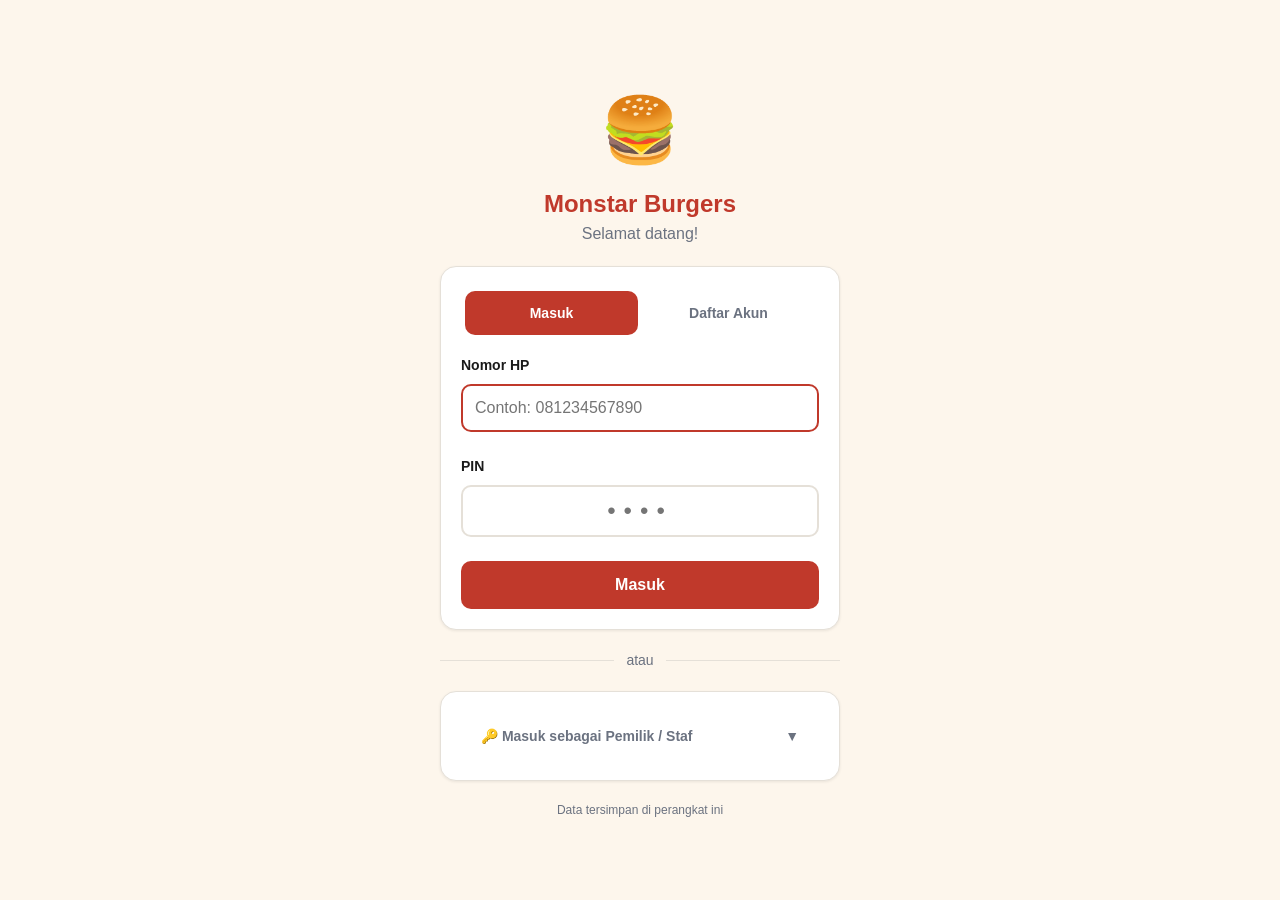
<file: index.html>
﻿<!DOCTYPE html>
<html lang="id">
<head>
  <meta charset="UTF-8" />
  <meta name="viewport" content="width=device-width, initial-scale=1.0" />
  <meta name="theme-color" content="#C0392B" />
  <meta name="description" content="Monstar Burgers — Sistem kasir dan manajemen pesanan" />
  <title>Monstar Burgers</title>
  <link rel="manifest" href="manifest.json" />
  <link rel="stylesheet" href="css/style.css?v=1795016078" />
</head>
<body>

  <!-- ═══════════════════════════════════════════════════════════
       HALAMAN LOGIN
  ════════════════════════════════════════════════════════════ -->
  <section data-page="login" class="page page--login" aria-label="Halaman Login">
    <div class="login-wrap">

      <!-- Brand -->
      <div class="login-brand">
        <div class="login-logo">🍔</div>
        <h1 class="login-title">Monstar Burgers</h1>
        <p class="login-subtitle">Selamat datang!</p>
      </div>

      <!-- ── KARTU UTAMA: Tab Masuk / Daftar (untuk pelanggan) ── -->
      <div class="login-card card">

        <!-- Tab switcher -->
        <div class="login-mode-tabs">
          <button class="login-mode-tab login-mode-tab--active" data-mode="login" id="tabLoginBtn">
            Masuk
          </button>
          <button class="login-mode-tab" data-mode="register" id="tabRegisterBtn">
            Daftar Akun
          </button>
        </div>

        <!-- Form Masuk Pelanggan -->
        <div id="custLoginForm">
          <div class="login-customer-form" style="margin-top:16px;">
            <div class="form-group">
              <label for="loginCustHp" class="form-label">Nomor HP</label>
              <input type="tel" id="loginCustHp" class="form-input"
                inputmode="numeric" placeholder="Contoh: 081234567890"
                maxlength="15" autocomplete="tel" />
            </div>
            <div class="form-group mt-3">
              <label for="loginCustPin" class="form-label">PIN</label>
              <input type="password" id="loginCustPin" class="form-input form-input--pin"
                inputmode="numeric" maxlength="6" placeholder="••••"
                autocomplete="current-password" />
            </div>
            <p class="form-error" id="loginCustError" role="alert" aria-live="polite" hidden></p>
            <button type="button" class="btn btn--primary btn--full mt-3" id="loginCustSubmitBtn">
              Masuk
            </button>
          </div>
        </div>

        <!-- Form Daftar Akun Customer -->
        <div id="custRegisterForm" hidden>
          <div class="login-customer-form" style="margin-top:16px;">
            <div class="form-group">
              <label for="regNama" class="form-label">Nama Lengkap</label>
              <input type="text" id="regNama" class="form-input"
                placeholder="Contoh: Budi Santoso" maxlength="60" autocomplete="name" />
            </div>
            <div class="form-group mt-3">
              <label for="regHp" class="form-label">Nomor HP</label>
              <input type="tel" id="regHp" class="form-input"
                inputmode="numeric" placeholder="Contoh: 081234567890"
                maxlength="15" autocomplete="tel" />
            </div>
            <div class="form-group mt-3">
              <label for="regPin" class="form-label">Buat PIN <span class="form-hint">(4–6 digit angka)</span></label>
              <input type="password" id="regPin" class="form-input form-input--pin"
                inputmode="numeric" maxlength="6" placeholder="••••"
                autocomplete="new-password" />
            </div>
            <div class="form-group mt-3">
              <label for="regPinConfirm" class="form-label">Ulangi PIN</label>
              <input type="password" id="regPinConfirm" class="form-input form-input--pin"
                inputmode="numeric" maxlength="6" placeholder="••••"
                autocomplete="new-password" />
            </div>
            <p class="form-error" id="registerError" role="alert" aria-live="polite" hidden></p>
            <button type="button" class="btn btn--primary btn--full mt-3" id="registerSubmitBtn">
              Buat Akun
            </button>
          </div>
        </div>

      </div><!-- /login-card -->

      <!-- ── Pemisah ── -->
      <div class="login-divider">
        <span>atau</span>
      </div>

      <!-- ── Masuk sebagai Pemilik / Staf ── -->
      <div class="login-card card" id="ownerLoginCard">
        <button type="button" class="login-owner-toggle" id="ownerToggleBtn">
          <span>🔑 Masuk sebagai Pemilik / Staf</span>
          <span id="ownerChevron">▼</span>
        </button>

        <!-- Panel owner (tersembunyi by default, expand saat klik) -->
        <div id="ownerPanel" hidden>
          <!-- Pilih user owner -->
          <div id="loginUserBtns" style="display:flex;flex-direction:column;gap:10px;padding:0 16px 16px;"></div>

          <!-- PIN input setelah pilih user owner -->
          <div class="login-pin-wrap" id="loginPinSection" hidden style="padding:0 16px 16px;">
            <label for="loginPinInput" class="form-label">PIN untuk <span id="loginSelectedName"></span></label>
            <input type="password" id="loginPinInput" class="form-input form-input--pin"
              inputmode="numeric" maxlength="6" autocomplete="current-password"
              placeholder="••••" aria-describedby="loginPinError" />
            <p class="form-error" id="loginPinError" role="alert" aria-live="polite" hidden></p>
            <button type="button" class="btn btn--primary btn--full mt-3" id="loginSubmitBtn">
              Masuk
            </button>
            <button type="button" class="btn btn--ghost btn--full mt-2" id="loginBackBtn">
              ← Ganti Pengguna
            </button>
          </div>
        </div>
      </div>

      <p class="login-footer">Data tersimpan di perangkat ini</p>

    </div>
  </section>

  <!-- ═══════════════════════════════════════════════════════════
       WRAPPER APP (muncul setelah login)
  ════════════════════════════════════════════════════════════ -->
  <div id="appShell" hidden>

    <!-- Header -->
    <header class="app-header" role="banner">
      <div class="app-header__left">
        <span class="app-header__logo" aria-hidden="true">🍔</span>
        <span class="app-header__brand">Monstar Burgers</span>
      </div>
      <div class="app-header__right">
        <span class="app-header__user" id="headerUsername" aria-label="Pengguna aktif"></span>
        <button type="button" class="btn btn--ghost btn--sm" id="logoutBtn" aria-label="Keluar">
          Keluar
        </button>
      </div>
    </header>

    <!-- Sidebar (desktop) — owner only, disembunyikan untuk customer via JS -->
    <nav class="sidebar" id="sidebarNav" aria-label="Navigasi utama">
      <ul class="sidebar__nav">
        <li class="nav-owner-only"><button class="sidebar__item" data-nav="kasir" aria-current="false">
          <span class="nav-icon" aria-hidden="true">🧾</span>
          <span class="nav-label">Pesan</span>
        </button></li>
        <li class="nav-owner-only"><button class="sidebar__item" data-nav="antrean" aria-current="false">
          <span class="nav-icon" aria-hidden="true">📋</span>
          <span class="nav-label">Antrean</span>
        </button></li>
        <li class="nav-owner-only"><button class="sidebar__item" data-nav="pembayaran" aria-current="false">
          <span class="nav-icon" aria-hidden="true">💳</span>
          <span class="nav-label">Bayar</span>
        </button></li>
        <li class="nav-owner-only"><button class="sidebar__item" data-nav="laporan" aria-current="false">
          <span class="nav-icon" aria-hidden="true">📊</span>
          <span class="nav-label">Laporan</span>
        </button></li>
        <li class="nav-owner-only"><button class="sidebar__item" data-nav="menu" aria-current="false">
          <span class="nav-icon" aria-hidden="true">🍔</span>
          <span class="nav-label">Menu</span>
        </button></li>
        <!-- Customer only -->
        <li class="nav-customer-only" hidden><button class="sidebar__item" data-nav="customer-pesan" aria-current="false">
          <span class="nav-icon" aria-hidden="true">🧾</span>
          <span class="nav-label">Pesan</span>
        </button></li>
        <li class="nav-customer-only" hidden><button class="sidebar__item" data-nav="customer-status" aria-current="false">
          <span class="nav-icon" aria-hidden="true">📋</span>
          <span class="nav-label">Pesanan Saya</span>
        </button></li>
      </ul>
    </nav>

    <!-- Main content area -->
    <main class="app-main" id="appMain" role="main">

      <!-- ─── HALAMAN KASIR (owner) ──────────────────────────── -->
      <section data-page="kasir" class="page" aria-label="Input Pesanan">
        <div class="kasir-layout">
          <div class="kasir-menu" id="kasirMenuPanel">
            <div class="kasir-menu__header">
              <h2 class="page-title">Menu</h2>
              <div class="category-chips" id="categoryChips" role="group" aria-label="Filter kategori">
                <button class="chip chip--active" data-cat="Semua">Semua</button>
                <button class="chip" data-cat="Burger & Sandwich">🍔 Burger</button>
                <button class="chip" data-cat="Kentang Goreng">🍟 Kentang</button>
              </div>
            </div>
            <div class="menu-grid" id="menuGrid" role="list" aria-label="Daftar menu"></div>
          </div>

          <div class="kasir-cart" id="kasirCartPanel">
            <div class="kasir-cart__header">
              <h2 class="page-title">Keranjang</h2>
              <span class="cart-count badge badge--primary" id="cartBadge" aria-live="polite" hidden>0</span>
            </div>
            <div class="cart-items" id="cartItems" aria-live="polite" aria-label="Item keranjang">
              <div class="empty-state" id="cartEmpty">
                <span class="empty-state__icon" aria-hidden="true">🛒</span>
                <p>Keranjang kosong.<br>Pilih menu di sebelah.</p>
              </div>
            </div>
            <div class="cart-total" id="cartTotal" hidden>
              <span>Total</span>
              <span class="cart-total__amount" id="cartTotalAmount">Rp0</span>
            </div>
            <form class="order-form" id="orderForm" novalidate>
              <fieldset class="form-fieldset">
                <legend class="form-legend">Saluran Pesanan</legend>
                <div class="radio-group">
                  <label class="radio-label">
                    <input type="radio" name="saluran" value="Langsung" required />
                    <span>Langsung</span>
                  </label>
                  <label class="radio-label">
                    <input type="radio" name="saluran" value="WhatsApp" />
                    <span>📱 WhatsApp</span>
                  </label>
                </div>
              </fieldset>
              <div class="form-group">
                <label for="namaPelanggan" class="form-label">Nama Pelanggan <span class="form-hint">(opsional)</span></label>
                <input type="text" id="namaPelanggan" name="namaPelanggan"
                  class="form-input" maxlength="50" placeholder="Contoh: Budi" autocomplete="off" />
              </div>
              <div class="form-group">
                <label for="catatanPesanan" class="form-label">Catatan <span class="form-hint">(opsional)</span></label>
                <textarea id="catatanPesanan" name="catatan" class="form-input form-input--textarea"
                  maxlength="200" rows="2" placeholder="Contoh: tanpa bawang, extra pedas"></textarea>
              </div>
              <fieldset class="form-fieldset">
                <legend class="form-legend">Metode Pembayaran</legend>
                <div class="radio-group">
                  <label class="radio-label">
                    <input type="radio" name="metodeBayar" value="Tunai" required />
                    <span>💵 Tunai</span>
                  </label>
                  <label class="radio-label">
                    <input type="radio" name="metodeBayar" value="QRIS" />
                    <span>📲 QRIS</span>
                  </label>
                </div>
              </fieldset>
              <p class="form-error" id="orderFormError" role="alert" aria-live="polite" hidden></p>
              <button type="submit" class="btn btn--primary btn--full btn--lg mt-3" id="createOrderBtn">
                🧾 Buat Pesanan
              </button>
            </form>
          </div>
        </div>
      </section>

      <!-- ─── HALAMAN ANTREAN (owner) ───────────────────────── -->
      <section data-page="antrean" class="page" aria-label="Papan Antrean">
        <div class="page-header">
          <h2 class="page-title">Papan Antrean</h2>
          <span class="queue-count" id="queueCount" aria-live="polite"></span>
        </div>
        <div class="queue-board" id="queueBoard" aria-live="polite" aria-label="Daftar pesanan aktif"></div>
      </section>

      <!-- ─── HALAMAN PEMBAYARAN (owner) ────────────────────── -->
      <section data-page="pembayaran" class="page" aria-label="Manajemen Pembayaran">
        <div class="page-header">
          <h2 class="page-title">Pembayaran</h2>
        </div>
        <div class="payment-tabs" role="tablist" aria-label="Tab pembayaran">
          <button class="tab tab--active" role="tab" aria-selected="true" data-tab="unpaid" id="tab-unpaid">
            Belum Lunas
            <span class="tab-badge" id="unpaidCount" aria-live="polite"></span>
          </button>
          <button class="tab" role="tab" aria-selected="false" data-tab="all" id="tab-all">
            Semua
          </button>
        </div>
        <div class="payment-list" id="paymentList" aria-live="polite"></div>
      </section>

      <!-- ─── HALAMAN LAPORAN (owner) ───────────────────────── -->
      <section data-page="laporan" class="page" aria-label="Laporan dan Riwayat">
        <div class="page-header">
          <h2 class="page-title">Laporan & Riwayat</h2>
          <div class="filter-group" role="group" aria-label="Filter waktu">
            <button class="chip chip--active" data-filter="today" id="filterToday">Hari Ini</button>
            <button class="chip" data-filter="all" id="filterAll">Semua</button>
          </div>
        </div>
        <div class="report-summary" id="reportSummary"></div>
        <div class="report-table-wrap">
          <table class="report-table" id="reportTable" aria-label="Riwayat transaksi">
            <thead>
              <tr>
                <th scope="col">No. Pesanan</th>
                <th scope="col">Waktu</th>
                <th scope="col">Pelanggan</th>
                <th scope="col">Total</th>
                <th scope="col">Metode</th>
                <th scope="col">Pengerjaan</th>
                <th scope="col">Pembayaran</th>
              </tr>
            </thead>
            <tbody id="reportTableBody"></tbody>
          </table>
        </div>
      </section>

      <!-- ─── HALAMAN MENU (owner) ──────────────────────────── -->
      <section data-page="menu" class="page" aria-label="Kelola Menu">
        <div class="page-header">
          <h2 class="page-title">Kelola Menu</h2>
          <button type="button" class="btn btn--primary btn--sm" id="addMenuBtn">+ Tambah Menu</button>
        </div>
        <div class="menu-manage-list" id="menuManageList" aria-label="Daftar item menu"></div>
      </section>

      <!-- ─── HALAMAN PESAN (customer) ──────────────────────── -->
      <section data-page="customer-pesan" class="page" aria-label="Pesan Menu">
        <div class="kasir-layout">
          <!-- Panel Menu Customer -->
          <div class="kasir-menu" id="custMenuPanel">
            <div class="kasir-menu__header">
              <h2 class="page-title">Menu</h2>
              <div class="category-chips" id="custCategoryChips" role="group" aria-label="Filter kategori">
                <button class="chip chip--active" data-custcat="Semua">Semua</button>
                <button class="chip" data-custcat="Burger & Sandwich">🍔 Burger</button>
                <button class="chip" data-custcat="Kentang Goreng">🍟 Kentang</button>
              </div>
            </div>
            <div class="menu-grid" id="custMenuGrid" role="list" aria-label="Daftar menu"></div>
          </div>

          <!-- Panel Keranjang Customer -->
          <div class="kasir-cart" id="custCartPanel">
            <div class="kasir-cart__header">
              <h2 class="page-title">Keranjang</h2>
              <span class="cart-count badge badge--primary" id="custCartBadge" aria-live="polite" hidden>0</span>
            </div>
            <div class="cart-items" id="custCartItems" aria-live="polite" aria-label="Item keranjang">
              <div class="empty-state">
                <span class="empty-state__icon" aria-hidden="true">🛒</span>
                <p>Keranjang kosong.<br>Pilih menu di sebelah.</p>
              </div>
            </div>
            <div class="cart-total" id="custCartTotal" hidden>
              <span>Total</span>
              <span class="cart-total__amount" id="custCartTotalAmount">Rp0</span>
            </div>
            <form class="order-form" id="custOrderForm" novalidate>
              <div class="form-group">
                <label for="custCatatan" class="form-label">Catatan <span class="form-hint">(opsional)</span></label>
                <textarea id="custCatatan" class="form-input form-input--textarea"
                  maxlength="200" rows="2" placeholder="Contoh: tanpa bawang, extra pedas"></textarea>
              </div>
              <!-- Info QRIS -->
              <div class="cust-payment-info">
                <span>📲</span>
                <div>
                  <div style="font-weight:700;">Pembayaran QRIS</div>
                  <div style="font-size:13px;color:var(--color-text-muted);">Konfirmasi oleh kasir setelah transfer</div>
                </div>
              </div>
              <p class="form-error" id="custOrderError" role="alert" aria-live="polite" hidden></p>
              <button type="submit" class="btn btn--primary btn--full btn--lg mt-3" id="custCreateOrderBtn">
                🧾 Pesan Sekarang
              </button>
            </form>
          </div>
        </div>
      </section>

      <!-- ─── HALAMAN STATUS PESANAN (customer) ─────────────── -->
      <section data-page="customer-status" class="page" aria-label="Status Pesanan Saya">
        <div class="page-header">
          <h2 class="page-title">Pesanan Saya</h2>
          <button type="button" class="btn btn--ghost btn--sm" id="refreshStatusBtn"
            aria-label="Refresh status">🔄 Refresh</button>
        </div>
        <div id="custOrderCards" aria-live="polite" style="padding:0 16px 32px;display:flex;flex-direction:column;gap:16px;">
          <!-- Render via JS -->
        </div>
      </section>

    </main>

    <!-- Bottom Tab Bar (mobile) — konten dikontrol JS berdasarkan peran -->
    <nav class="bottom-nav" id="bottomNav" aria-label="Navigasi bawah">
      <!-- Owner tabs -->
      <button class="bottom-nav__item nav-owner-only" data-nav="kasir" aria-current="false">
        <span class="nav-icon" aria-hidden="true">🧾</span>
        <span class="nav-label">Pesan</span>
      </button>
      <button class="bottom-nav__item nav-owner-only" data-nav="antrean" aria-current="false">
        <span class="nav-icon" aria-hidden="true">📋</span>
        <span class="nav-label">Antrean</span>
      </button>
      <button class="bottom-nav__item nav-owner-only" data-nav="pembayaran" aria-current="false">
        <span class="nav-icon" aria-hidden="true">💳</span>
        <span class="nav-label">Bayar</span>
      </button>
      <button class="bottom-nav__item nav-owner-only" data-nav="laporan" aria-current="false">
        <span class="nav-icon" aria-hidden="true">📊</span>
        <span class="nav-label">Laporan</span>
      </button>
      <button class="bottom-nav__item nav-owner-only" data-nav="menu" aria-current="false">
        <span class="nav-icon" aria-hidden="true">🍔</span>
        <span class="nav-label">Menu</span>
      </button>
      <!-- Customer tabs (hidden by default, shown via JS) -->
      <button class="bottom-nav__item nav-customer-only" data-nav="customer-pesan" aria-current="false" hidden>
        <span class="nav-icon" aria-hidden="true">🧾</span>
        <span class="nav-label">Pesan</span>
      </button>
      <button class="bottom-nav__item nav-customer-only" data-nav="customer-status" aria-current="false" hidden>
        <span class="nav-icon" aria-hidden="true">📋</span>
        <span class="nav-label">Pesanan Saya</span>
      </button>
    </nav>

  </div><!-- /appShell -->

  <!-- Modal -->
  <div class="modal-overlay" id="modalOverlay" role="dialog" aria-modal="true" aria-labelledby="modalTitle" hidden>
    <div class="modal" id="modalBox">
      <div class="modal__header">
        <h3 class="modal__title" id="modalTitle"></h3>
        <button type="button" class="modal__close" id="modalClose" aria-label="Tutup modal">✕</button>
      </div>
      <div class="modal__body" id="modalBody"></div>
    </div>
  </div>

  <!-- Toast -->
  <div class="toast-container" id="toastContainer" aria-live="polite" aria-atomic="true"></div>

  <script type="module" src="js/app.js?v=1795016078"></script>
</body>
</html>
</file>
<file: css/style.css>
/* ═══════════════════════════════════════════════════════════════════
   style.css — Monstar Burgers Order Manager
   Mobile-first, responsive design system
════════════════════════════════════════════════════════════════════ */

/* ─── Design Tokens ─────────────────────────────────────────────── */
:root {
  /* Brand */
  --color-primary:        #C0392B;
  --color-primary-dark:   #922B21;
  --color-primary-light:  #FADBD8;
  --color-secondary:      #F39C12;
  --color-secondary-dark: #D68910;

  /* Surfaces */
  --color-bg:             #FDF6EC;
  --color-surface:        #FFFFFF;
  --color-surface-2:      #F9F3E8;

  /* Text */
  --color-text:           #1A1A1A;
  --color-text-muted:     #6B7280;
  --color-text-on-primary:#FFFFFF;

  /* Borders */
  --color-border:         #E5E0D8;
  --color-border-focus:   #C0392B;

  /* Status — Pengerjaan */
  --status-waiting-bg:    #FEF9C3;
  --status-waiting-text:  #854D0E;
  --status-waiting-border:#FDE68A;
  --status-process-bg:    #DBEAFE;
  --status-process-text:  #1E40AF;
  --status-process-border:#BFDBFE;
  --status-ready-bg:      #D1FAE5;
  --status-ready-text:    #065F46;
  --status-ready-border:  #A7F3D0;
  --status-done-bg:       #F3F4F6;
  --status-done-text:     #374151;
  --status-done-border:   #E5E7EB;

  /* Status — Pembayaran */
  --pay-unpaid-bg:        #FEE2E2;
  --pay-unpaid-text:      #991B1B;
  --pay-pending-bg:       #FEF3C7;
  --pay-pending-text:     #92400E;
  --pay-paid-bg:          #D1FAE5;
  --pay-paid-text:        #065F46;

  /* Spacing */
  --space-1:  4px;
  --space-2:  8px;
  --space-3:  12px;
  --space-4:  16px;
  --space-5:  20px;
  --space-6:  24px;
  --space-8:  32px;

  /* Radius */
  --radius-sm:  6px;
  --radius-md:  10px;
  --radius-lg:  16px;
  --radius-full: 9999px;

  /* Typography */
  --font-base: -apple-system, BlinkMacSystemFont, 'Segoe UI', Roboto, sans-serif;
  --font-size-base: 16px;
  --font-size-sm:   14px;
  --font-size-xs:   12px;
  --font-size-lg:   18px;
  --font-size-xl:   20px;
  --font-size-2xl:  24px;

  /* Shadows */
  --shadow-sm: 0 1px 3px rgba(0,0,0,.08);
  --shadow-md: 0 4px 12px rgba(0,0,0,.10);
  --shadow-lg: 0 8px 24px rgba(0,0,0,.14);

  /* Layout */
  --header-height:    56px;
  --bottom-nav-height:60px;
  --sidebar-width:   220px;
}

/* ─── Reset & Base ──────────────────────────────────────────────── */
*, *::before, *::after { box-sizing: border-box; margin: 0; padding: 0; }

html {
  font-size: var(--font-size-base);
  -webkit-text-size-adjust: 100%;
  scroll-behavior: smooth;
}

body {
  font-family: var(--font-base);
  font-size: var(--font-size-base);
  color: var(--color-text);
  background: var(--color-bg);
  line-height: 1.5;
  min-height: 100dvh;
}

a { color: var(--color-primary); }
img { max-width: 100%; display: block; }

button {
  font-family: inherit;
  font-size: inherit;
  cursor: pointer;
  border: none;
  background: none;
}

input, textarea, select {
  font-family: inherit;
  font-size: inherit;
}

ul, ol { list-style: none; }

/* Focus visible */
:focus-visible {
  outline: 3px solid var(--color-secondary);
  outline-offset: 2px;
  border-radius: var(--radius-sm);
}

/* ─── Utility ───────────────────────────────────────────────────── */
.mt-2 { margin-top: var(--space-2); }
.mt-3 { margin-top: var(--space-3); }
.mt-4 { margin-top: var(--space-4); }
.sr-only {
  position: absolute; width: 1px; height: 1px;
  padding: 0; overflow: hidden; clip: rect(0,0,0,0);
  white-space: nowrap; border: 0;
}
[hidden] { display: none !important; }

/* ─── Buttons ───────────────────────────────────────────────────── */
.btn {
  display: inline-flex;
  align-items: center;
  justify-content: center;
  gap: var(--space-2);
  padding: 10px var(--space-5);
  min-height: 48px;
  border-radius: var(--radius-md);
  font-weight: 600;
  font-size: var(--font-size-base);
  transition: background .15s, opacity .15s, transform .1s;
  user-select: none;
  text-decoration: none;
  white-space: nowrap;
}
.btn:active { transform: scale(.97); }
.btn:disabled {
  opacity: .45;
  cursor: not-allowed;
  transform: none;
}

.btn--primary {
  background: var(--color-primary);
  color: var(--color-text-on-primary);
}
.btn--primary:hover:not(:disabled) { background: var(--color-primary-dark); }

.btn--secondary {
  background: var(--color-secondary);
  color: #fff;
}
.btn--secondary:hover:not(:disabled) { background: var(--color-secondary-dark); }

.btn--danger {
  background: #EF4444;
  color: #fff;
}
.btn--danger:hover:not(:disabled) { background: #DC2626; }

.btn--outline {
  background: transparent;
  border: 2px solid var(--color-primary);
  color: var(--color-primary);
}
.btn--outline:hover:not(:disabled) { background: var(--color-primary-light); }

.btn--ghost {
  background: transparent;
  color: var(--color-text-muted);
}
.btn--ghost:hover:not(:disabled) { background: var(--color-border); color: var(--color-text); }

.btn--sm   { min-height: 36px; padding: 6px var(--space-4); font-size: var(--font-size-sm); }
.btn--lg   { min-height: 56px; font-size: var(--font-size-lg); }
.btn--full { width: 100%; }

.btn--icon {
  padding: 0;
  width: 40px;
  height: 40px;
  min-height: 40px;
  border-radius: var(--radius-full);
  font-size: var(--font-size-lg);
}

/* ─── Cards ─────────────────────────────────────────────────────── */
.card {
  background: var(--color-surface);
  border-radius: var(--radius-lg);
  box-shadow: var(--shadow-sm);
  border: 1px solid var(--color-border);
}

/* ─── Badges ────────────────────────────────────────────────────── */
.badge {
  display: inline-flex;
  align-items: center;
  padding: 2px 10px;
  border-radius: var(--radius-full);
  font-size: var(--font-size-xs);
  font-weight: 700;
  letter-spacing: .3px;
  white-space: nowrap;
}
.badge--primary { background: var(--color-primary); color: #fff; }
.badge--gray    { background: var(--color-border); color: var(--color-text-muted); }

/* Status pengerjaan badges */
.badge-status--Menunggu    { background: var(--status-waiting-bg);  color: var(--status-waiting-text); }
.badge-status--Diproses    { background: var(--status-process-bg);  color: var(--status-process-text); }
.badge-status--Siap        { background: var(--status-ready-bg);    color: var(--status-ready-text);   }
.badge-status--Selesai     { background: var(--status-done-bg);     color: var(--status-done-text);    }

/* Self-Order badge */
.badge--selforder          { background: #EDE9FE; color: #5B21B6; }

/* Payment badges */
.badge-pay--Belum    { background: var(--pay-unpaid-bg);  color: var(--pay-unpaid-text); }
.badge-pay--Pending  { background: var(--pay-pending-bg); color: var(--pay-pending-text); }
.badge-pay--Lunas    { background: var(--pay-paid-bg);    color: var(--pay-paid-text);   }

/* ─── Forms ─────────────────────────────────────────────────────── */
.form-group  { display: flex; flex-direction: column; gap: var(--space-2); }
.form-label  { font-weight: 600; font-size: var(--font-size-sm); color: var(--color-text); }
.form-hint   { font-weight: 400; color: var(--color-text-muted); }
.form-fieldset { border: none; padding: 0; }
.form-legend { font-weight: 600; font-size: var(--font-size-sm); color: var(--color-text); margin-bottom: var(--space-2); }
.form-error  { color: var(--color-primary); font-size: var(--font-size-sm); font-weight: 500; }

.form-input {
  width: 100%;
  padding: 10px var(--space-3);
  border: 2px solid var(--color-border);
  border-radius: var(--radius-md);
  background: var(--color-surface);
  color: var(--color-text);
  font-size: var(--font-size-base);
  transition: border-color .15s;
  min-height: 48px;
}
.form-input:focus { border-color: var(--color-primary); outline: none; }
.form-input--textarea { min-height: 72px; resize: vertical; }
.form-input--pin {
  font-size: 24px;
  letter-spacing: 8px;
  text-align: center;
}

.radio-group {
  display: flex;
  gap: var(--space-3);
  flex-wrap: wrap;
}
.radio-label {
  display: flex;
  align-items: center;
  gap: var(--space-2);
  cursor: pointer;
  padding: 10px var(--space-4);
  border: 2px solid var(--color-border);
  border-radius: var(--radius-md);
  font-weight: 500;
  flex: 1;
  min-width: 100px;
  min-height: 48px;
  justify-content: center;
  transition: border-color .15s, background .15s;
}
.radio-label:has(input:checked) {
  border-color: var(--color-primary);
  background: var(--color-primary-light);
  color: var(--color-primary-dark);
}
.radio-label input { accent-color: var(--color-primary); }

/* ─── Chips ─────────────────────────────────────────────────────── */
.chip {
  display: inline-flex;
  align-items: center;
  padding: 6px var(--space-4);
  border-radius: var(--radius-full);
  font-size: var(--font-size-sm);
  font-weight: 600;
  border: 2px solid var(--color-border);
  color: var(--color-text-muted);
  background: var(--color-surface);
  cursor: pointer;
  min-height: 36px;
  transition: all .15s;
  white-space: nowrap;
}
.chip:hover { border-color: var(--color-primary); color: var(--color-primary); }
.chip--active {
  background: var(--color-primary);
  border-color: var(--color-primary);
  color: #fff;
}

/* ─── Tabs ───────────────────────────────────────────────────────── */
.tab {
  padding: 10px var(--space-5);
  border-bottom: 3px solid transparent;
  font-weight: 600;
  color: var(--color-text-muted);
  min-height: 48px;
  transition: color .15s, border-color .15s;
  display: inline-flex;
  align-items: center;
  gap: var(--space-2);
}
.tab--active { color: var(--color-primary); border-color: var(--color-primary); }
.tab-badge {
  background: var(--color-primary);
  color: #fff;
  border-radius: var(--radius-full);
  padding: 1px 7px;
  font-size: 11px;
  font-weight: 700;
}

/* ─── Toast ──────────────────────────────────────────────────────── */
.toast-container {
  position: fixed;
  bottom: calc(var(--bottom-nav-height) + var(--space-4));
  right: var(--space-4);
  z-index: 9999;
  display: flex;
  flex-direction: column;
  gap: var(--space-2);
  pointer-events: none;
}
.toast {
  background: var(--color-text);
  color: #fff;
  padding: var(--space-3) var(--space-5);
  border-radius: var(--radius-md);
  box-shadow: var(--shadow-md);
  font-size: var(--font-size-sm);
  font-weight: 500;
  max-width: 320px;
  animation: toastIn .2s ease;
  pointer-events: all;
}
.toast--success { background: #059669; }
.toast--error   { background: var(--color-primary); }
.toast--warning { background: #D97706; }
@keyframes toastIn {
  from { opacity: 0; transform: translateY(8px); }
  to   { opacity: 1; transform: translateY(0); }
}

/* ─── Modal ──────────────────────────────────────────────────────── */
.modal-overlay {
  position: fixed;
  inset: 0;
  background: rgba(0,0,0,.5);
  z-index: 1000;
  display: flex;
  align-items: flex-end;
  justify-content: center;
  padding: 0;
  animation: fadeIn .15s ease;
}
.modal {
  background: var(--color-surface);
  border-radius: var(--radius-lg) var(--radius-lg) 0 0;
  width: 100%;
  max-width: 540px;
  max-height: 90dvh;
  overflow-y: auto;
  box-shadow: var(--shadow-lg);
  animation: slideUp .2s ease;
}
.modal__header {
  display: flex;
  align-items: center;
  justify-content: space-between;
  padding: var(--space-5) var(--space-5) var(--space-4);
  border-bottom: 1px solid var(--color-border);
  position: sticky;
  top: 0;
  background: var(--color-surface);
  z-index: 1;
}
.modal__title { font-size: var(--font-size-lg); font-weight: 700; }
.modal__close {
  width: 36px; height: 36px;
  display: flex; align-items: center; justify-content: center;
  border-radius: var(--radius-full);
  color: var(--color-text-muted);
  font-size: var(--font-size-lg);
}
.modal__close:hover { background: var(--color-border); color: var(--color-text); }
.modal__body {
  padding: var(--space-5);
  display: flex;
  flex-direction: column;
  gap: var(--space-4);
}
@keyframes fadeIn { from { opacity: 0; } to { opacity: 1; } }
@keyframes slideUp {
  from { transform: translateY(20px); opacity: 0; }
  to   { transform: translateY(0); opacity: 1; }
}

/* ─── Empty State ───────────────────────────────────────────────── */
.empty-state {
  display: flex;
  flex-direction: column;
  align-items: center;
  justify-content: center;
  padding: var(--space-8) var(--space-6);
  color: var(--color-text-muted);
  text-align: center;
  gap: var(--space-3);
}
.empty-state__icon { font-size: 48px; }
.empty-state p { font-size: var(--font-size-sm); line-height: 1.6; }

/* ─── Login Page ─────────────────────────────────────────────────── */
.page--login {
  min-height: 100dvh;
  display: flex;
  align-items: center;
  justify-content: center;
  padding: var(--space-6) var(--space-4);
  background: var(--color-bg);
  position: relative;
  overflow: hidden;
}

/* Background ilustrasi blur */
.page--login::before {
  content: '';
  position: absolute;
  inset: 0;
  background-image: url('https://images.unsplash.com/photo-1568901346375-23c9450c58cd?w=800&q=60&auto=format');
  background-size: cover;
  background-position: center;
  opacity: .12;
  z-index: 0;
}

.login-wrap {
  width: 100%;
  max-width: 400px;
  display: flex;
  flex-direction: column;
  gap: var(--space-5);
  position: relative;
  z-index: 1;
}

/* Tab Masuk / Daftar */
.login-mode-tabs {
  display: flex;
  background: rgba(255,255,255,.7);
  border-radius: var(--radius-lg);
  padding: 4px;
  gap: 4px;
  backdrop-filter: blur(4px);
}
.login-mode-tab {
  flex: 1; padding: 10px; border-radius: var(--radius-md);
  font-weight: 700; font-size: var(--font-size-sm);
  color: var(--color-text-muted); transition: all .15s; min-height: 44px;
  cursor: pointer;
}
.login-mode-tab--active { background: var(--color-primary); color: #fff; }

.login-customer-form { display: flex; flex-direction: column; gap: var(--space-3); }

/* Pemisah "atau" */
.login-divider {
  display: flex; align-items: center; gap: var(--space-3);
  color: var(--color-text-muted); font-size: var(--font-size-sm);
}
.login-divider::before, .login-divider::after {
  content: ''; flex: 1; height: 1px; background: var(--color-border);
}

/* Toggle panel owner */
.login-owner-toggle {
  display: flex; align-items: center; justify-content: space-between;
  width: 100%; padding: var(--space-4) var(--space-5);
  font-weight: 600; font-size: var(--font-size-sm);
  color: var(--color-text-muted); cursor: pointer;
  transition: color .15s;
}
.login-owner-toggle:hover { color: var(--color-text); }
.login-brand {
  text-align: center;
}
.login-logo { font-size: 64px; margin-bottom: var(--space-2); }
.login-title { font-size: var(--font-size-2xl); font-weight: 800; color: var(--color-primary); }
.login-subtitle { color: var(--color-text-muted); font-weight: 500; }
.login-card { padding: var(--space-5); }
.login-card__heading { font-size: var(--font-size-lg); font-weight: 700; margin-bottom: var(--space-4); text-align: center; }
.login-users { display: flex; flex-direction: column; gap: var(--space-3); }
.login-user-btn {
  display: flex;
  align-items: center;
  gap: var(--space-4);
  padding: var(--space-4) var(--space-5);
  border: 2px solid var(--color-border);
  border-radius: var(--radius-lg);
  background: var(--color-surface-2);
  font-weight: 700;
  font-size: var(--font-size-base);
  color: var(--color-text);
  min-height: 64px;
  transition: all .15s;
  cursor: pointer;
}
.login-user-btn:hover { border-color: var(--color-primary); background: var(--color-primary-light); }
.login-user-btn .user-avatar {
  width: 44px; height: 44px;
  background: var(--color-primary);
  color: #fff;
  border-radius: var(--radius-full);
  display: flex; align-items: center; justify-content: center;
  font-size: var(--font-size-xl);
  font-weight: 800;
  flex-shrink: 0;
}
.login-pin-wrap {
  display: flex;
  flex-direction: column;
  gap: var(--space-3);
}
.login-footer {
  text-align: center;
  font-size: var(--font-size-xs);
  color: var(--color-text-muted);
}

/* ─── App Shell Layout ───────────────────────────────────────────── */
#appShell {
  display: flex;
  flex-direction: column;
  min-height: 100dvh;
}

.app-header {
  position: sticky;
  top: 0;
  z-index: 100;
  height: var(--header-height);
  background: var(--color-primary);
  color: #fff;
  display: flex;
  align-items: center;
  justify-content: space-between;
  padding: 0 var(--space-5);
  box-shadow: var(--shadow-sm);
  flex-shrink: 0;
}
.app-header__left { display: flex; align-items: center; gap: var(--space-3); }
.app-header__logo { font-size: var(--font-size-xl); }
.app-header__brand { font-weight: 800; font-size: var(--font-size-base); letter-spacing: -.3px; }
.app-header__right { display: flex; align-items: center; gap: var(--space-3); }
.app-header__user {
  font-size: var(--font-size-sm);
  font-weight: 600;
  opacity: .9;
}
.app-header .btn--ghost { color: rgba(255,255,255,.85); }
.app-header .btn--ghost:hover { background: rgba(255,255,255,.15); color: #fff; }

.app-main {
  flex: 1;
  overflow-y: auto;
  padding-bottom: calc(var(--bottom-nav-height) + var(--space-4));
}

/* Sidebar — hidden on mobile */
.sidebar { display: none; }

/* Bottom Nav */
.bottom-nav {
  position: fixed;
  bottom: 0;
  left: 0;
  right: 0;
  z-index: 100;
  height: var(--bottom-nav-height);
  background: var(--color-surface);
  border-top: 1px solid var(--color-border);
  display: flex;
  box-shadow: 0 -2px 8px rgba(0,0,0,.06);
}
.bottom-nav__item {
  flex: 1;
  display: flex;
  flex-direction: column;
  align-items: center;
  justify-content: center;
  gap: 2px;
  color: var(--color-text-muted);
  font-size: 10px;
  font-weight: 600;
  min-height: 60px;
  transition: color .15s;
  padding: var(--space-1);
}
.bottom-nav__item[aria-current="true"],
.bottom-nav__item.active {
  color: var(--color-primary);
}
.bottom-nav__item .nav-icon { font-size: 22px; line-height: 1; }
.bottom-nav__item .nav-label { font-size: 10px; }

/* ─── Page Common ────────────────────────────────────────────────── */
.page { display: none; }
.page.active { display: block; }

/* Login page tidak termasuk sistem routing SPA — ditampilkan secara default */
.page--login { display: flex; }

.page-header {
  display: flex;
  align-items: center;
  justify-content: space-between;
  padding: var(--space-5) var(--space-4) var(--space-3);
  gap: var(--space-3);
  flex-wrap: wrap;
}
.page-title {
  font-size: var(--font-size-xl);
  font-weight: 800;
  color: var(--color-text);
}

/* ─── Kasir Page ─────────────────────────────────────────────────── */
.kasir-layout {
  display: flex;
  flex-direction: column;
  min-height: calc(100dvh - var(--header-height) - var(--bottom-nav-height));
}

.kasir-menu {
  flex: 1;
  overflow-y: auto;
  padding: var(--space-4);
  border-bottom: 2px solid var(--color-border);
  min-height: 280px;
}
.kasir-menu__header {
  display: flex;
  align-items: center;
  justify-content: space-between;
  margin-bottom: var(--space-4);
  gap: var(--space-3);
  flex-wrap: wrap;
}
.kasir-menu__header .page-title { font-size: var(--font-size-lg); }

.category-chips { display: flex; gap: var(--space-2); flex-wrap: wrap; }

.menu-grid {
  display: grid;
  grid-template-columns: repeat(2, 1fr);
  gap: var(--space-3);
}

.menu-btn {
  display: flex;
  flex-direction: column;
  align-items: flex-start;
  gap: var(--space-1);
  padding: var(--space-3) var(--space-4);
  background: var(--color-surface);
  border: 2px solid var(--color-border);
  border-radius: var(--radius-lg);
  cursor: pointer;
  text-align: left;
  min-height: 72px;
  transition: border-color .15s, background .15s, transform .1s;
  position: relative;
}
.menu-btn:hover:not(:disabled) {
  border-color: var(--color-primary);
  background: var(--color-primary-light);
}
.menu-btn:active:not(:disabled) { transform: scale(.97); }
.menu-btn:disabled {
  opacity: .4;
  cursor: not-allowed;
  background: var(--color-surface-2);
}
.menu-btn__name {
  font-weight: 700;
  font-size: var(--font-size-sm);
  color: var(--color-text);
  line-height: 1.3;
}
.menu-btn__price {
  font-size: var(--font-size-sm);
  color: var(--color-primary);
  font-weight: 700;
}
.menu-btn__badge {
  position: absolute;
  top: var(--space-2);
  right: var(--space-2);
  background: #9CA3AF;
  color: #fff;
  font-size: 10px;
  font-weight: 700;
  padding: 1px 6px;
  border-radius: var(--radius-full);
}

.kasir-cart {
  flex-shrink: 0;
  padding: var(--space-4);
  background: var(--color-surface);
  border-top: 1px solid var(--color-border);
}
.kasir-cart__header {
  display: flex;
  align-items: center;
  gap: var(--space-3);
  margin-bottom: var(--space-3);
}
.kasir-cart__header .page-title { font-size: var(--font-size-lg); }
.cart-count {
  background: var(--color-primary);
  color: #fff;
  min-width: 24px;
  height: 24px;
  border-radius: var(--radius-full);
  display: flex;
  align-items: center;
  justify-content: center;
  font-size: var(--font-size-xs);
  font-weight: 700;
  padding: 0 6px;
}

.cart-items { display: flex; flex-direction: column; gap: var(--space-2); min-height: 60px; }

.cart-item {
  display: flex;
  align-items: center;
  gap: var(--space-3);
  padding: var(--space-2) var(--space-3);
  background: var(--color-surface-2);
  border-radius: var(--radius-md);
  border: 1px solid var(--color-border);
}
.cart-item__name { flex: 1; font-weight: 600; font-size: var(--font-size-sm); }
.cart-item__controls {
  display: flex;
  align-items: center;
  gap: var(--space-2);
}
.cart-item__qty-btn {
  width: 32px; height: 32px;
  min-height: 32px;
  display: flex; align-items: center; justify-content: center;
  border: 2px solid var(--color-border);
  border-radius: var(--radius-full);
  font-size: var(--font-size-base);
  font-weight: 700;
  background: var(--color-surface);
  color: var(--color-text);
  cursor: pointer;
  transition: all .15s;
  line-height: 1;
}
.cart-item__qty-btn:hover { border-color: var(--color-primary); color: var(--color-primary); }
.cart-item__qty { min-width: 24px; text-align: center; font-weight: 700; font-size: var(--font-size-sm); }
.cart-item__sub { font-size: var(--font-size-sm); font-weight: 700; color: var(--color-primary); min-width: 72px; text-align: right; }

.cart-total {
  display: flex;
  justify-content: space-between;
  align-items: center;
  padding: var(--space-3) 0;
  border-top: 2px solid var(--color-border);
  margin: var(--space-3) 0;
  font-weight: 700;
}
.cart-total__amount { font-size: var(--font-size-xl); color: var(--color-primary); }

.order-form { display: flex; flex-direction: column; gap: var(--space-4); }

/* ─── Antrean Page ───────────────────────────────────────────────── */
.queue-count {
  font-size: var(--font-size-sm);
  color: var(--color-text-muted);
  font-weight: 500;
}
.queue-board {
  padding: 0 var(--space-4) var(--space-4);
  display: flex;
  flex-direction: column;
  gap: var(--space-4);
}

.queue-card {
  background: var(--color-surface);
  border-radius: var(--radius-lg);
  border: 2px solid var(--color-border);
  overflow: hidden;
  box-shadow: var(--shadow-sm);
  transition: border-color .15s;
}
.queue-card--urgent {
  border-left: 5px solid #EF4444;
  border-color: #EF4444;
}
.queue-card__header {
  display: flex;
  align-items: center;
  justify-content: space-between;
  padding: var(--space-4) var(--space-4) var(--space-3);
  border-bottom: 1px solid var(--color-border);
  flex-wrap: wrap;
  gap: var(--space-2);
}
.queue-card__nomor { font-weight: 800; font-size: var(--font-size-base); }
.queue-card__meta {
  display: flex;
  align-items: center;
  gap: var(--space-2);
  flex-wrap: wrap;
}
.queue-card__time {
  font-size: var(--font-size-xs);
  color: var(--color-text-muted);
}
.queue-card__urgent-badge {
  background: #FEE2E2;
  color: #991B1B;
  font-size: var(--font-size-xs);
  font-weight: 700;
  padding: 2px 8px;
  border-radius: var(--radius-full);
}
.queue-card__body { padding: var(--space-3) var(--space-4); }
.queue-card__customer {
  font-size: var(--font-size-sm);
  color: var(--color-text-muted);
  margin-bottom: var(--space-2);
  font-weight: 500;
}
.queue-card__items { display: flex; flex-direction: column; gap: 2px; }
.queue-card__item {
  font-size: var(--font-size-sm);
  color: var(--color-text);
  display: flex;
  gap: var(--space-2);
}
.queue-card__item-qty { font-weight: 700; min-width: 20px; color: var(--color-primary); }
.queue-card__catatan {
  margin-top: var(--space-2);
  font-size: var(--font-size-xs);
  color: var(--color-text-muted);
  font-style: italic;
  background: var(--color-surface-2);
  padding: var(--space-2) var(--space-3);
  border-radius: var(--radius-sm);
}
.queue-card__footer {
  display: flex;
  align-items: center;
  justify-content: space-between;
  padding: var(--space-3) var(--space-4);
  border-top: 1px solid var(--color-border);
  gap: var(--space-3);
  flex-wrap: wrap;
}
.queue-card__actions { display: flex; gap: var(--space-2); }
.queue-card__warn {
  background: #FEE2E2;
  color: #991B1B;
  font-size: var(--font-size-xs);
  font-weight: 600;
  padding: var(--space-2) var(--space-3);
  border-radius: var(--radius-sm);
  margin: 0 var(--space-4) var(--space-3);
  display: flex;
  align-items: center;
  gap: var(--space-2);
}

/* ─── Pembayaran Page ────────────────────────────────────────────── */
.payment-tabs {
  display: flex;
  border-bottom: 2px solid var(--color-border);
  padding: 0 var(--space-4);
}
.payment-list {
  padding: var(--space-4);
  display: flex;
  flex-direction: column;
  gap: var(--space-3);
}

.payment-item {
  background: var(--color-surface);
  border-radius: var(--radius-lg);
  border: 1px solid var(--color-border);
  padding: var(--space-4);
  display: flex;
  align-items: flex-start;
  justify-content: space-between;
  gap: var(--space-3);
  flex-wrap: wrap;
  box-shadow: var(--shadow-sm);
}
.payment-item__info { flex: 1; min-width: 0; }
.payment-item__nomor { font-weight: 800; margin-bottom: var(--space-1); }
.payment-item__meta { font-size: var(--font-size-sm); color: var(--color-text-muted); }
.payment-item__total { font-size: var(--font-size-lg); font-weight: 800; color: var(--color-primary); }
.payment-item__actions { display: flex; flex-direction: column; align-items: flex-end; gap: var(--space-2); flex-shrink: 0; }

/* Modal Bayar */
.pay-modal-info {
  background: var(--color-surface-2);
  border: 1px solid var(--color-border);
  border-radius: var(--radius-md);
  padding: var(--space-4);
  display: flex;
  flex-direction: column;
  gap: var(--space-2);
}
.pay-modal-info__row {
  display: flex;
  justify-content: space-between;
  align-items: center;
}
.pay-modal-info__label { font-size: var(--font-size-sm); color: var(--color-text-muted); }
.pay-modal-info__val { font-weight: 700; }
.pay-modal-info__total .pay-modal-info__val {
  font-size: var(--font-size-xl);
  color: var(--color-primary);
}

.qris-warning {
  background: var(--pay-unpaid-bg);
  border: 1px solid #FECACA;
  border-radius: var(--radius-md);
  padding: var(--space-4);
  display: flex;
  gap: var(--space-3);
  align-items: flex-start;
}
.qris-warning__icon { font-size: var(--font-size-xl); flex-shrink: 0; }
.qris-warning__text { font-size: var(--font-size-sm); font-weight: 600; color: var(--pay-unpaid-text); line-height: 1.5; }

.checkbox-label {
  display: flex;
  align-items: flex-start;
  gap: var(--space-3);
  cursor: pointer;
  padding: var(--space-3);
  border: 2px solid var(--color-border);
  border-radius: var(--radius-md);
  transition: border-color .15s;
  min-height: 48px;
  font-size: var(--font-size-sm);
  font-weight: 500;
  line-height: 1.5;
}
.checkbox-label:has(input:checked) {
  border-color: #059669;
  background: #F0FDF4;
}
.checkbox-label input[type="checkbox"] {
  width: 20px; height: 20px;
  min-width: 20px;
  accent-color: #059669;
  margin-top: 1px;
  cursor: pointer;
}

.kembalian-row {
  display: flex;
  justify-content: space-between;
  align-items: center;
  padding: var(--space-3) var(--space-4);
  background: var(--pay-paid-bg);
  border-radius: var(--radius-md);
  font-weight: 700;
  color: var(--pay-paid-text);
}
.kembalian-row--negative { background: var(--pay-unpaid-bg); color: var(--pay-unpaid-text); }

/* ─── Laporan Page ───────────────────────────────────────────────── */
.report-summary {
  display: grid;
  grid-template-columns: repeat(2, 1fr);
  gap: var(--space-3);
  padding: 0 var(--space-4) var(--space-4);
}
.summary-card {
  background: var(--color-surface);
  border-radius: var(--radius-lg);
  padding: var(--space-4);
  border: 1px solid var(--color-border);
  box-shadow: var(--shadow-sm);
}
.summary-card__label { font-size: var(--font-size-xs); color: var(--color-text-muted); font-weight: 600; text-transform: uppercase; letter-spacing: .5px; }
.summary-card__value { font-size: var(--font-size-xl); font-weight: 800; color: var(--color-primary); margin-top: var(--space-1); }

.report-table-wrap {
  padding: 0 var(--space-4);
  overflow-x: auto;
}
.report-table {
  width: 100%;
  border-collapse: collapse;
  font-size: var(--font-size-sm);
  min-width: 600px;
}
.report-table th {
  background: var(--color-surface-2);
  padding: var(--space-3) var(--space-4);
  text-align: left;
  font-weight: 700;
  color: var(--color-text-muted);
  font-size: var(--font-size-xs);
  text-transform: uppercase;
  letter-spacing: .5px;
  border-bottom: 2px solid var(--color-border);
  white-space: nowrap;
}
.report-table td {
  padding: var(--space-3) var(--space-4);
  border-bottom: 1px solid var(--color-border);
  vertical-align: top;
}
.report-table tr:last-child td { border-bottom: none; }
.report-table tr.cancelled { opacity: .5; text-decoration: line-through; }
.report-table tr.cancelled td:first-child { text-decoration: none; }

/* ─── Menu Manage Page ───────────────────────────────────────────── */
.menu-manage-list {
  padding: 0 var(--space-4) var(--space-6);
  display: flex;
  flex-direction: column;
  gap: var(--space-3);
}
.menu-manage-item {
  background: var(--color-surface);
  border-radius: var(--radius-lg);
  border: 1px solid var(--color-border);
  padding: var(--space-4);
  display: flex;
  align-items: center;
  gap: var(--space-4);
  box-shadow: var(--shadow-sm);
}
.menu-manage-item__info { flex: 1; min-width: 0; }
.menu-manage-item__name { font-weight: 700; margin-bottom: 2px; }
.menu-manage-item__meta { font-size: var(--font-size-sm); color: var(--color-text-muted); }
.menu-manage-item__price { font-weight: 700; color: var(--color-primary); font-size: var(--font-size-base); }
.menu-manage-item__actions { display: flex; align-items: center; gap: var(--space-2); flex-shrink: 0; }

/* Toggle switch */
.toggle-wrap { display: flex; align-items: center; gap: var(--space-2); }
.toggle-switch {
  position: relative;
  width: 48px;
  height: 28px;
  flex-shrink: 0;
}
.toggle-switch input { opacity: 0; width: 0; height: 0; position: absolute; }
.toggle-switch__track {
  position: absolute;
  inset: 0;
  background: #D1D5DB;
  border-radius: var(--radius-full);
  cursor: pointer;
  transition: background .2s;
}
.toggle-switch input:checked + .toggle-switch__track { background: #059669; }
.toggle-switch__track::after {
  content: '';
  position: absolute;
  left: 3px; top: 3px;
  width: 22px; height: 22px;
  background: #fff;
  border-radius: 50%;
  transition: transform .2s;
  box-shadow: 0 1px 3px rgba(0,0,0,.2);
}
.toggle-switch input:checked + .toggle-switch__track::after { transform: translateX(20px); }
.toggle-label { font-size: var(--font-size-xs); font-weight: 600; color: var(--color-text-muted); }

/* ─── Responsive — Desktop (≥768px) ─────────────────────────────── */
@media (min-width: 768px) {
  /* Hide bottom nav, show sidebar */
  .bottom-nav { display: none; }

  #appShell {
    display: grid;
    grid-template-columns: var(--sidebar-width) 1fr;
    grid-template-rows: var(--header-height) 1fr;
    grid-template-areas:
      "header header"
      "sidebar main";
  }

  .app-header { grid-area: header; }

  .sidebar {
    grid-area: sidebar;
    display: flex;
    flex-direction: column;
    background: var(--color-surface);
    border-right: 1px solid var(--color-border);
    padding: var(--space-4) 0;
    position: sticky;
    top: var(--header-height);
    height: calc(100dvh - var(--header-height));
    overflow-y: auto;
  }
  .sidebar__nav { display: flex; flex-direction: column; gap: var(--space-1); padding: 0 var(--space-3); }
  .sidebar__item {
    display: flex;
    align-items: center;
    gap: var(--space-3);
    padding: var(--space-3) var(--space-4);
    border-radius: var(--radius-md);
    color: var(--color-text-muted);
    font-weight: 600;
    min-height: 48px;
    transition: all .15s;
    width: 100%;
    text-align: left;
  }
  .sidebar__item:hover { background: var(--color-surface-2); color: var(--color-text); }
  .sidebar__item[aria-current="true"],
  .sidebar__item.active {
    background: var(--color-primary-light);
    color: var(--color-primary);
  }
  .sidebar__item .nav-icon { font-size: var(--font-size-xl); }
  .sidebar__item .nav-label { font-size: var(--font-size-sm); }

  .app-main {
    grid-area: main;
    padding-bottom: var(--space-6);
  }

  /* Kasir desktop: side by side */
  .kasir-layout {
    flex-direction: row;
    height: calc(100dvh - var(--header-height));
    overflow: hidden;
  }
  .kasir-menu {
    flex: 1;
    border-bottom: none;
    border-right: 2px solid var(--color-border);
    overflow-y: auto;
    min-height: unset;
  }
  .kasir-cart {
    width: 380px;
    max-height: none;
    overflow-y: auto;
    flex-shrink: 0;
    border-top: none;
  }

  /* Menu grid 3 col on desktop */
  .menu-grid { grid-template-columns: repeat(3, 1fr); }

  /* Modal center on desktop */
  .modal-overlay {
    align-items: center;
  }
  .modal {
    border-radius: var(--radius-lg);
    max-height: 85dvh;
  }

  /* Report 4 col summary */
  .report-summary { grid-template-columns: repeat(4, 1fr); }

  /* Toast position */
  .toast-container { bottom: var(--space-6); }
}

@media (min-width: 1024px) {
  .menu-grid { grid-template-columns: repeat(4, 1fr); }
}

/* ═══════════════════════════════════════════════════════════════════
   CUSTOMER PAGES
════════════════════════════════════════════════════════════════════ */

/* Info pembayaran QRIS di form customer */
.cust-payment-info {
  display: flex; align-items: center; gap: 12px;
  padding: 12px 16px; background: var(--color-surface-2);
  border-radius: var(--radius-md); border: 1px solid var(--color-border);
  margin-top: 4px;
}
.cust-payment-info span:first-child { font-size: 28px; flex-shrink: 0; }

/* Status banner besar di kartu pesanan customer */
.cust-status-banner {
  margin: 0 var(--space-4) var(--space-3);
  padding: var(--space-3) var(--space-4);
  border-radius: var(--radius-md);
  font-weight: 700; font-size: var(--font-size-sm);
  text-align: center;
}
.status-banner--waiting  { background: var(--status-waiting-bg);  color: var(--status-waiting-text);  }
.status-banner--process  { background: var(--status-process-bg);  color: var(--status-process-text);  }
.status-banner--ready    { background: var(--status-ready-bg);    color: var(--status-ready-text);    }
.status-banner--done     { background: var(--status-done-bg);     color: var(--status-done-text);     }
.status-banner--cancelled{ background: var(--pay-unpaid-bg);      color: var(--pay-unpaid-text);      }

/* Progress bar status */
.cust-progress {
  display: flex; align-items: center;
  padding: var(--space-2) var(--space-4) var(--space-3);
  overflow-x: auto;
}
.cust-progress__step {
  display: flex; flex-direction: column; align-items: center;
  gap: 4px; flex: 1; min-width: 54px;
}
.cust-progress__dot {
  width: 18px; height: 18px; border-radius: 50%;
  background: var(--color-border); border: 2px solid var(--color-border);
  transition: all .3s; flex-shrink: 0;
}
.cust-progress__dot.dot--active { background: var(--color-primary); border-color: var(--color-primary); }
.cust-progress__dot.dot--done   { background: #059669; border-color: #059669; }
.cust-progress__label {
  font-size: 10px; font-weight: 600; color: var(--color-text-muted);
  text-align: center; line-height: 1.2;
}
.cust-progress__label.label--active { color: var(--color-primary); }
.cust-progress__label.label--done   { color: #059669; }
.cust-progress__line {
  flex: 1; height: 2px; background: var(--color-border); min-width: 12px;
}
.cust-progress__line--done { background: #059669; }

/* Kartu pesanan customer */
.cust-order-card {
  background: var(--color-surface); border-radius: var(--radius-lg);
  border: 2px solid var(--color-border); overflow: hidden;
  box-shadow: var(--shadow-sm);
}
.cust-order-card__header {
  display: flex; align-items: flex-start; justify-content: space-between;
  padding: var(--space-4) var(--space-4) var(--space-3);
  border-bottom: 1px solid var(--color-border); gap: var(--space-2);
}
.cust-order-card__nomor { font-weight: 800; font-size: var(--font-size-base); }
.cust-order-card__time  { font-size: var(--font-size-xs); color: var(--color-text-muted); margin-top: 2px; }
.cust-order-card__body  { padding: var(--space-3) var(--space-4); }
.cust-order-card__footer {
  display: flex; align-items: center; justify-content: space-between;
  padding: var(--space-3) var(--space-4);
  border-top: 1px solid var(--color-border);
}
</file>
